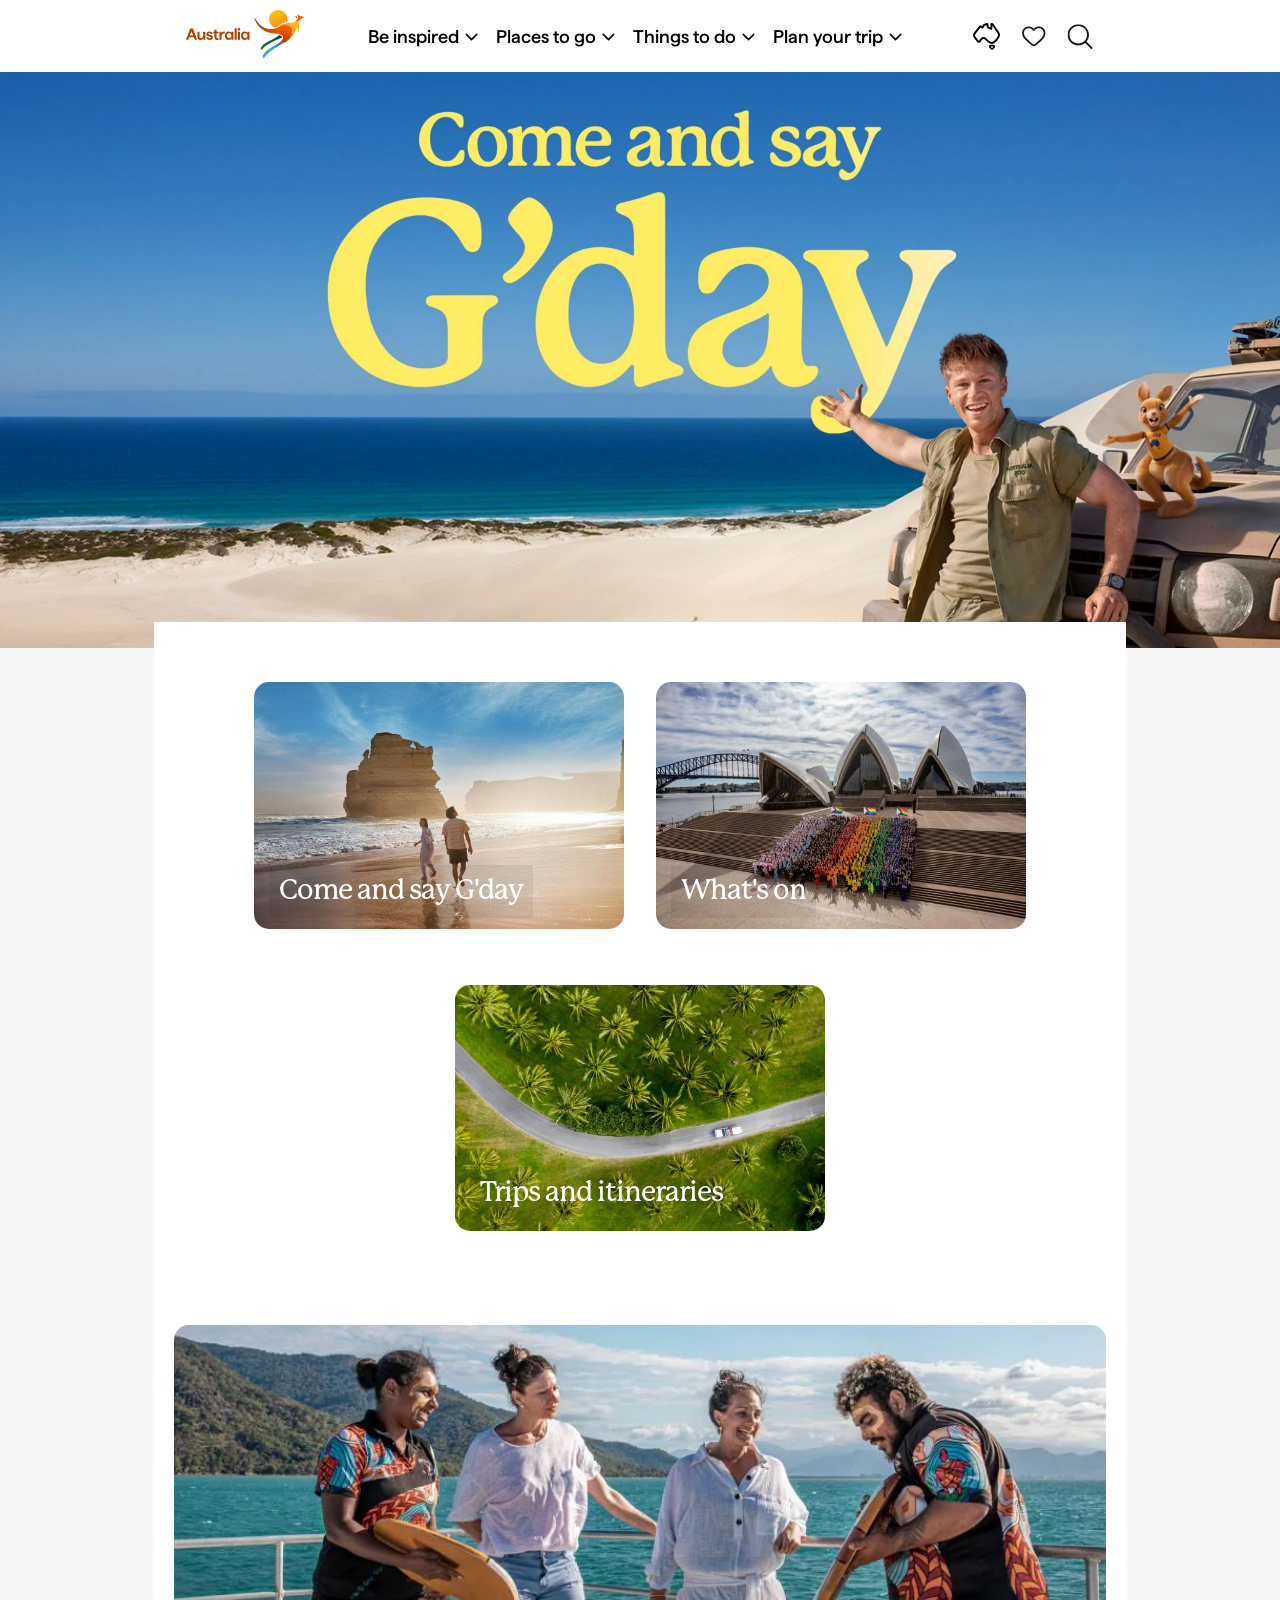
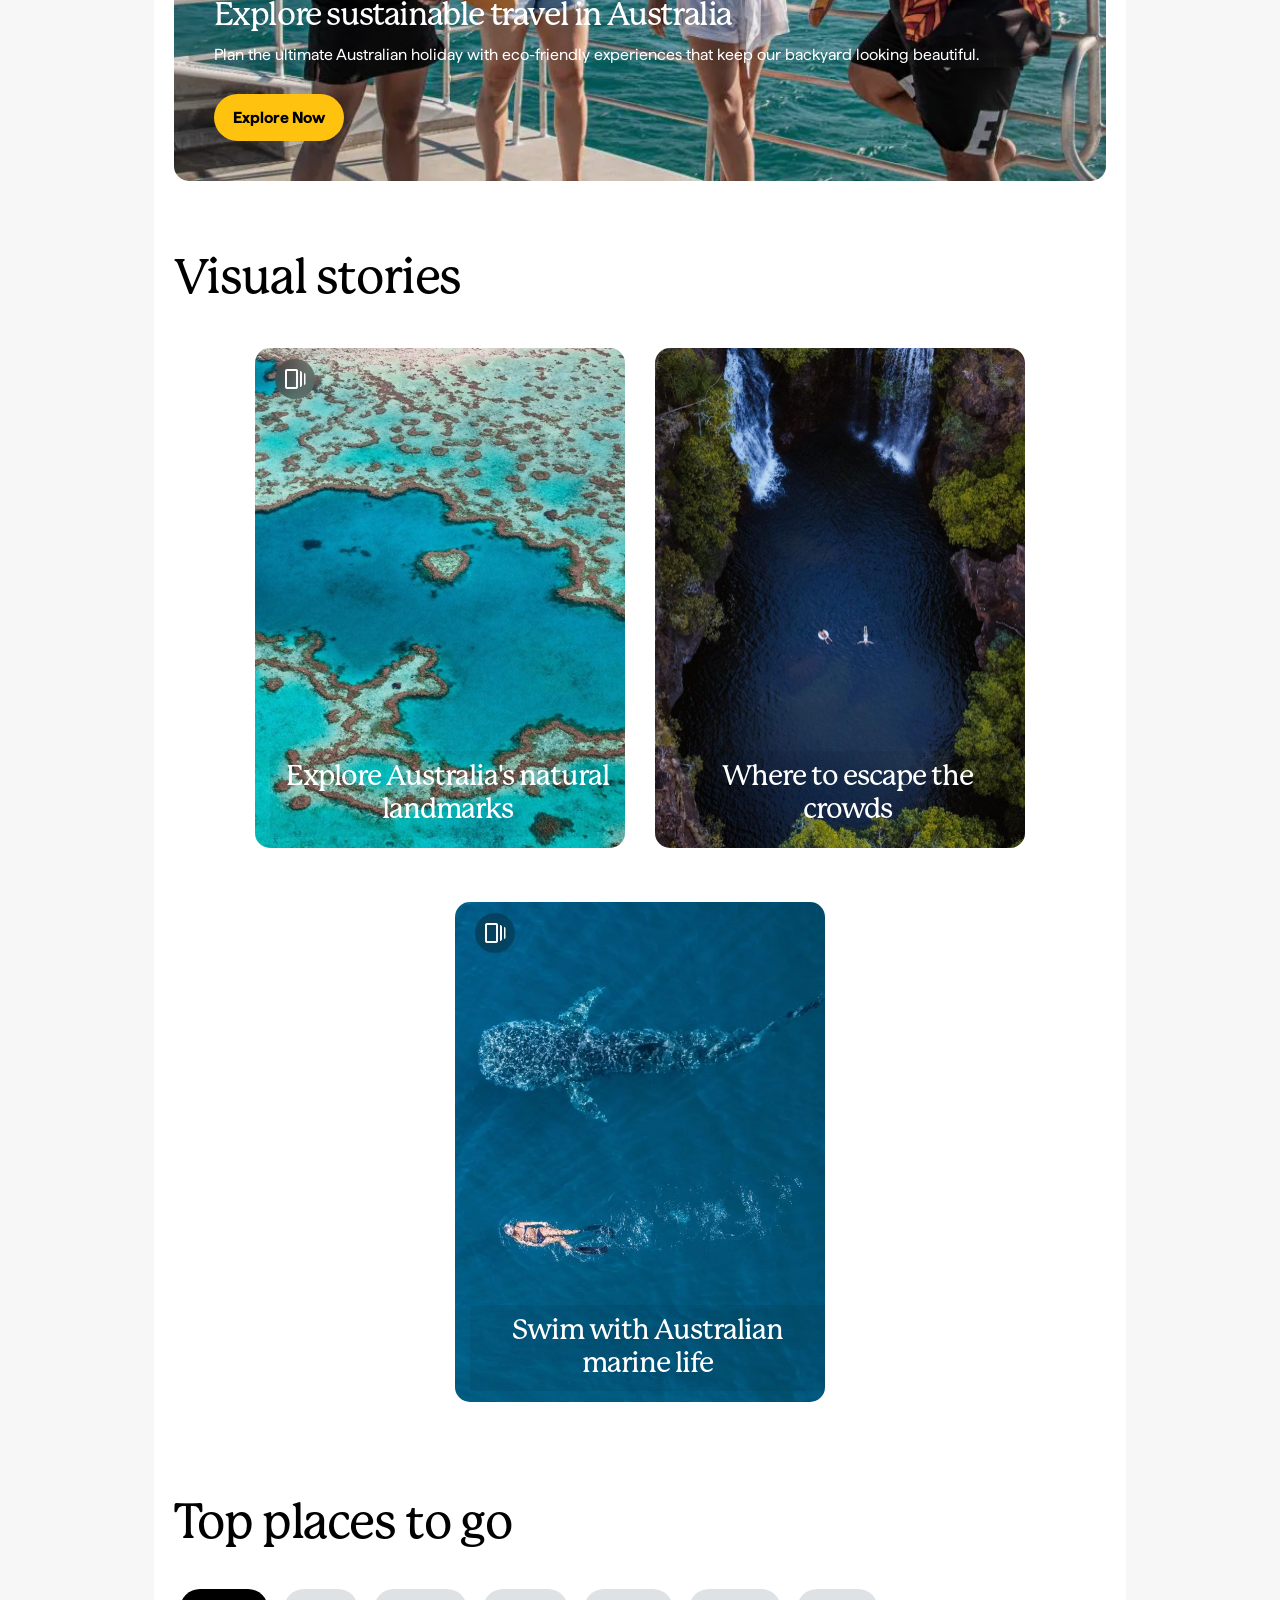
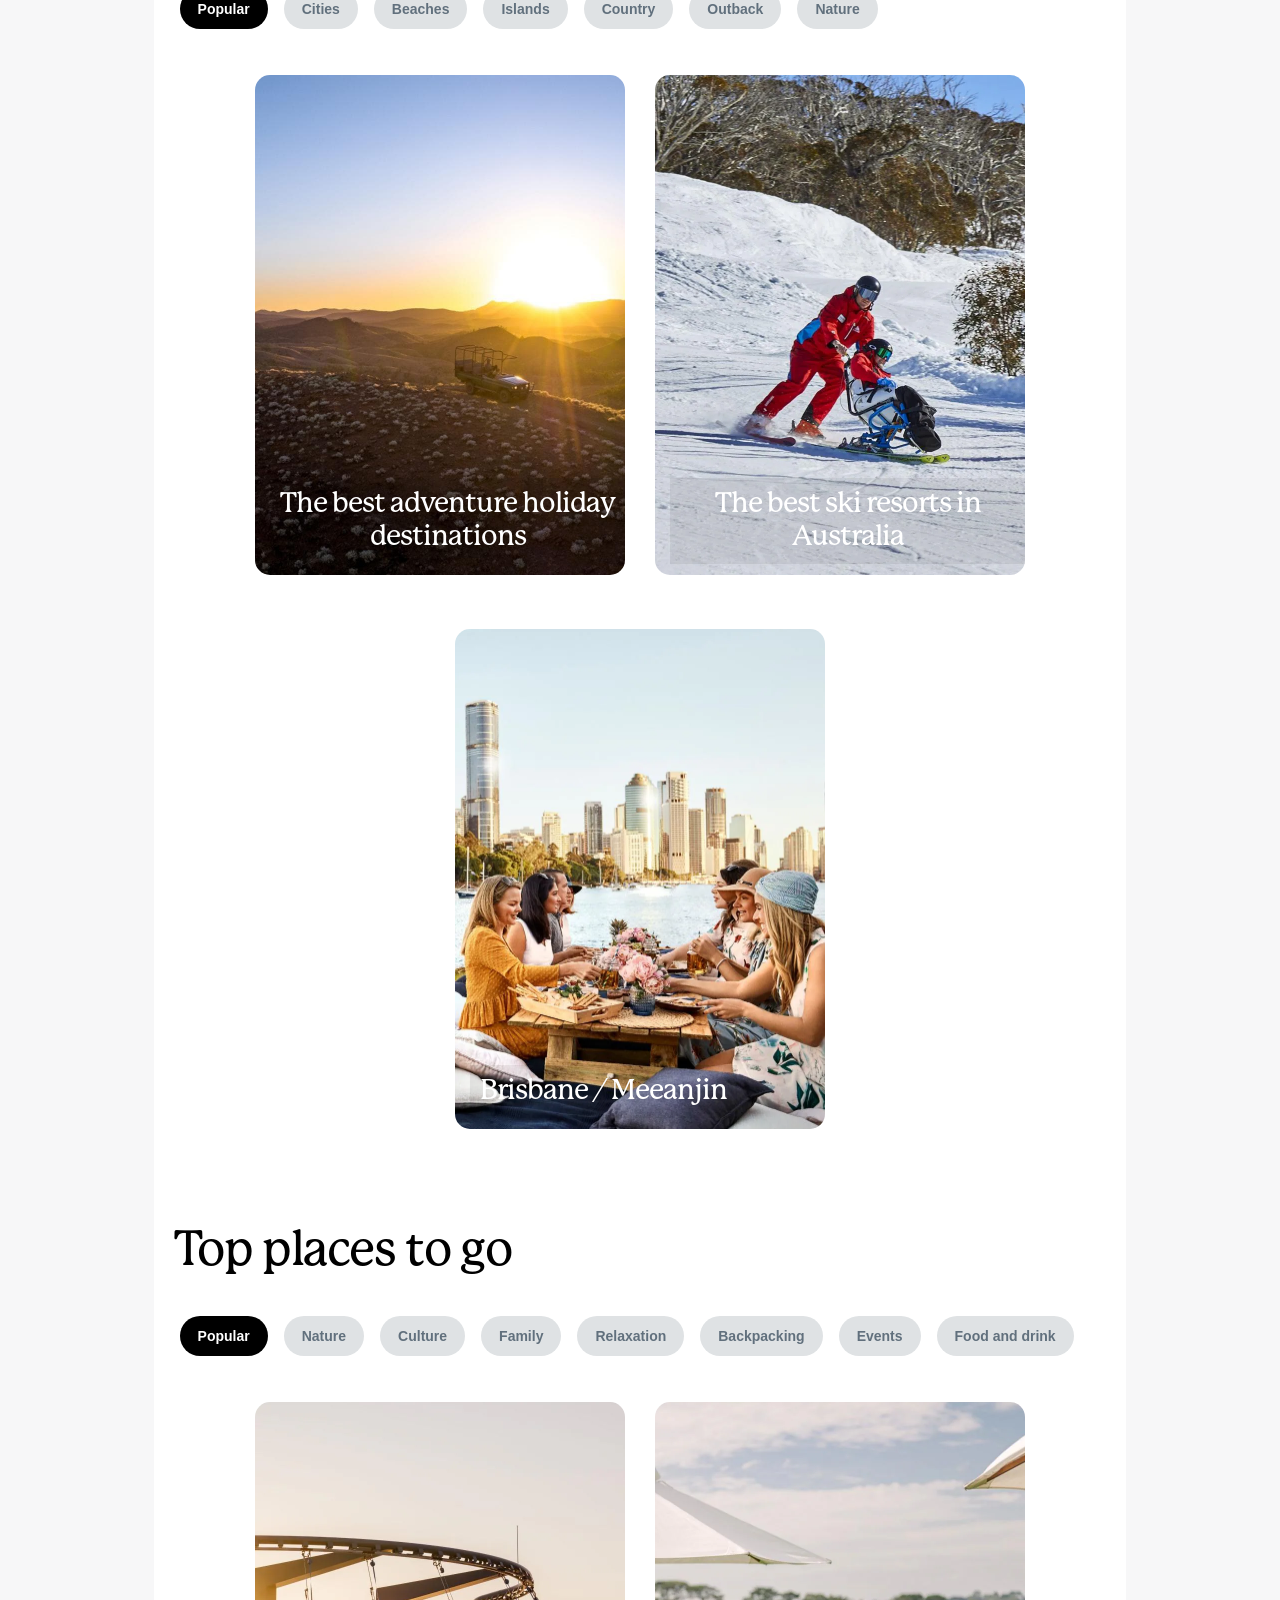
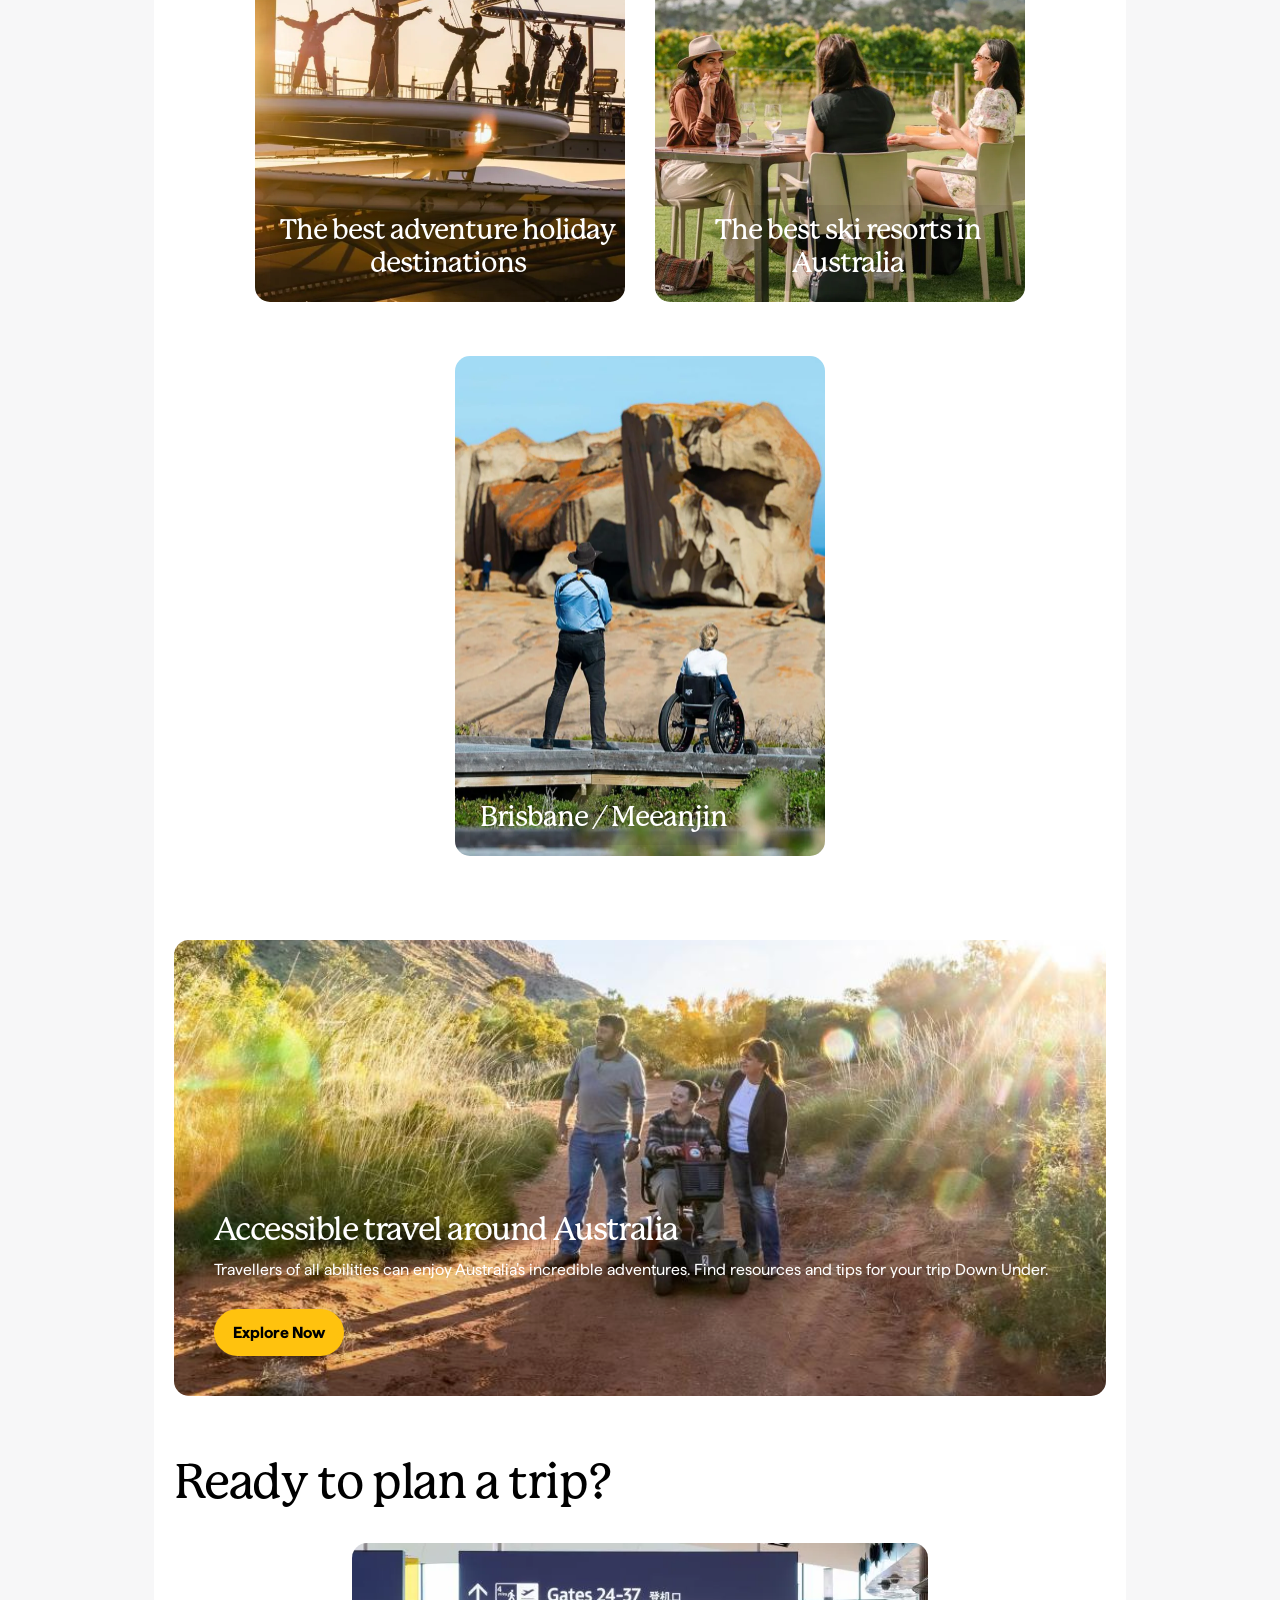
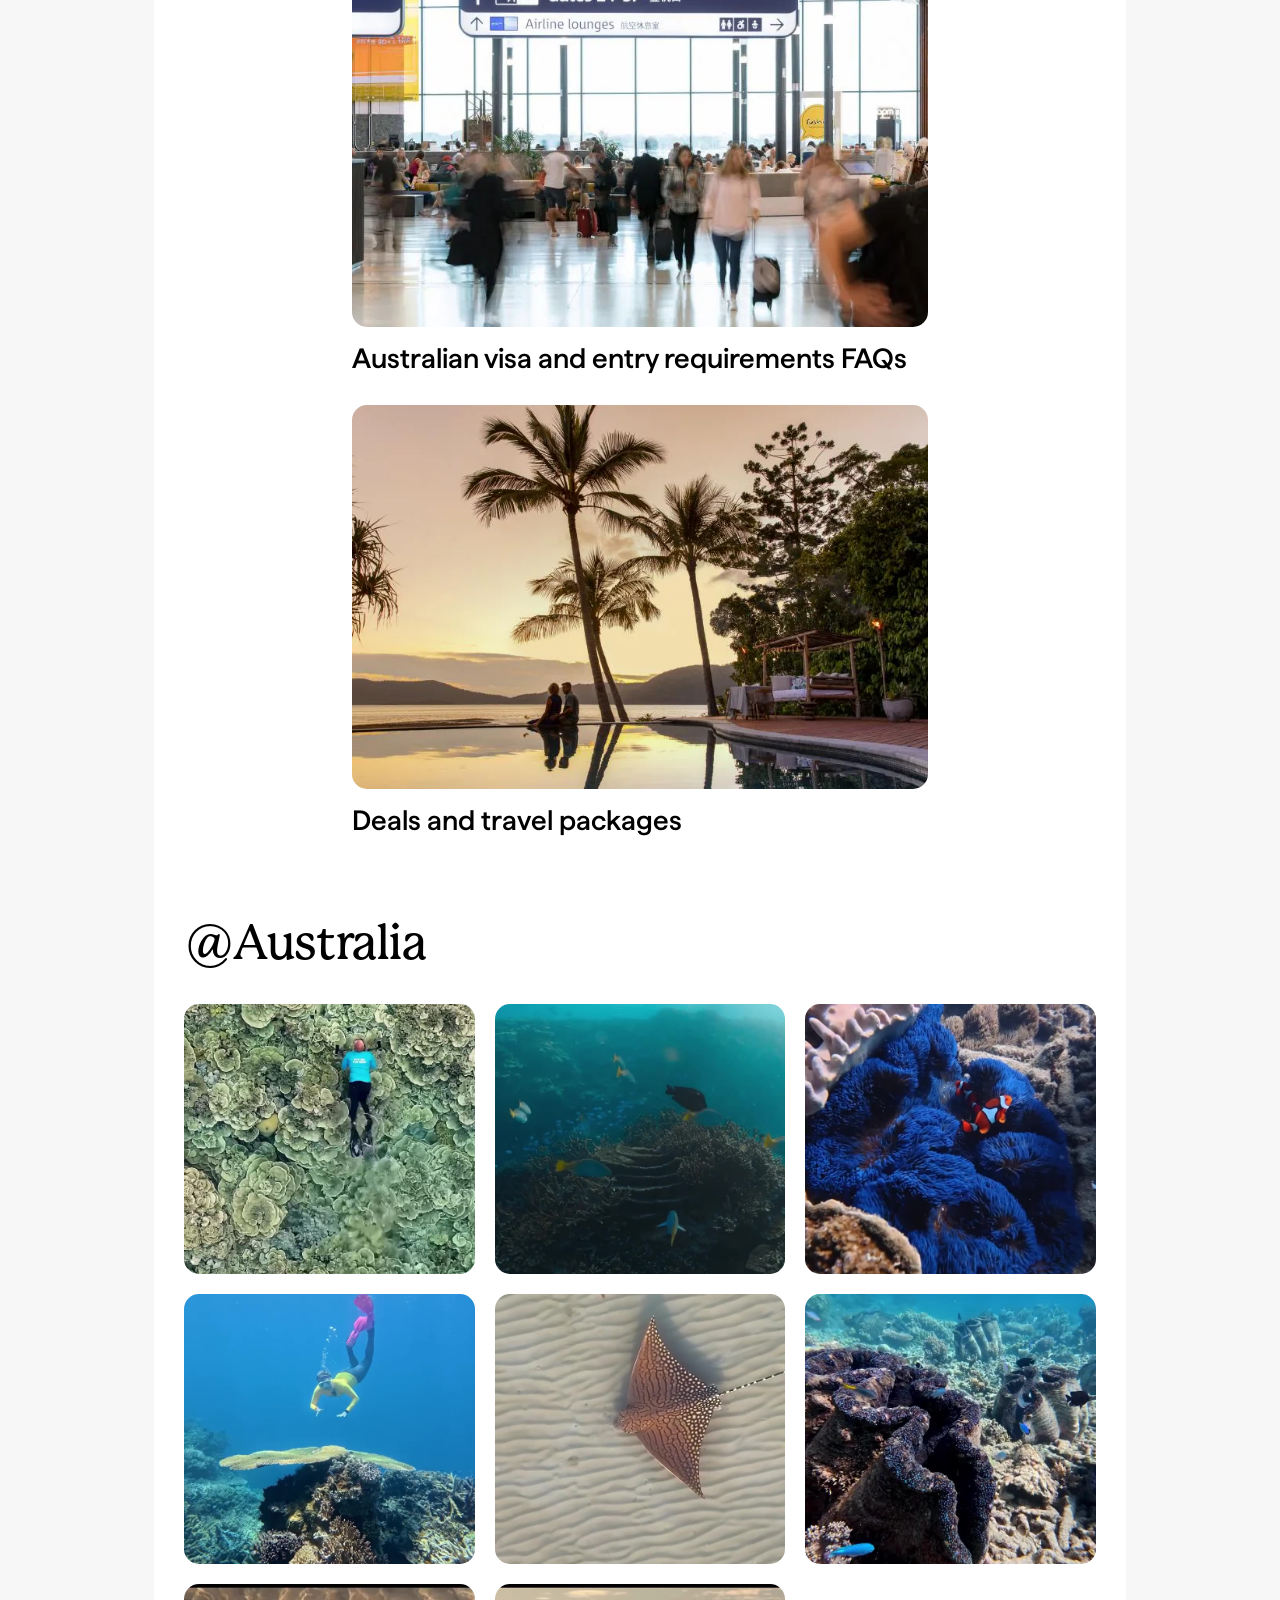
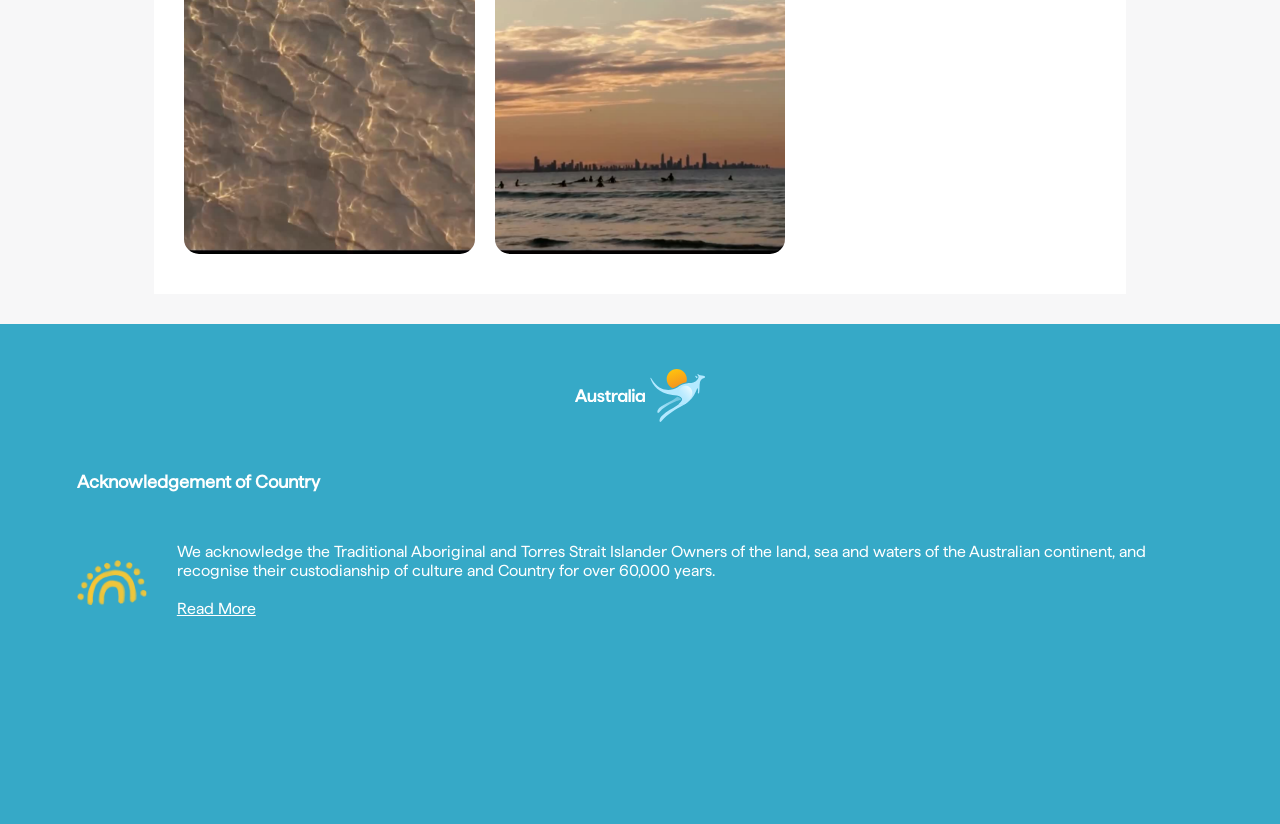
<file: index.html>
<!DOCTYPE html>
<html lang="en">

<head>
  <meta charset="UTF-8">
  <meta name="viewport" content="width=device-width, initial-scale=1.0">
  <title>Travel to Australia</title>

  <link rel="stylesheet" href="Australia.css">

</head>

<body>

  <!-- Navigation -->

  <header class="header">

    <div class="head-inner-container">

      <div>
        <img class="logo" src="Images/aus-logo-menu (1).svg" alt="">
      </div>

      <nav class="navbar">

        <div>
          <ul class="nav-links">
            <li><a href="#">Be inspired</a><img src="Images/down-arrow-5-svgrepo-com.svg" alt="" class="down"></li>
            <li><a href="#">Places to go</a><img src="Images/down-arrow-5-svgrepo-com.svg" alt="" class="down"></li>
            <li><a href="#">Things to do</a><img src="Images/down-arrow-5-svgrepo-com.svg" alt="" class="down"></li>
            <li><a href="#">Plan your trip</a><img src="Images/down-arrow-5-svgrepo-com.svg" alt="" class="down"></li>
          </ul>
        </div>

      </nav>

      <div class="icon-container">
        <img src="Images/dt-icon-map.svg" alt="" class="icon">
        <img src="Images/dt-icon-heart.svg" alt="" class="icon">
        <img src="Images/dt-icon-search.svg" alt="" class="icon">
      </div>

    </div>
  </header>

  <header class="mob-header">

    <div class="head-inner-container">

      <div>
        <img class="menu" src="Images/dt-icon-search-menu.svg" alt="">
      </div>
      <div>
        <img class="logo" src="Images/aus-logo-menu (1).svg" alt="">
      </div>

      <div class="icon-container">
        <img src="Images/dt-icon-map.svg" alt="" class="icon">
        <img src="Images/dt-icon-heart.svg" alt="" class="icon">
      </div>

    </div>
  </header>

  <!-- Hero Section -->

  <section>
    <div class="hero-bg">
      <img src="Images/desktop.adapt.1920.high.webp" alt="">
    </div>
  </section>

  <section>
    <div class="hero-bg-mobile">
      <img src="Images/mobile.adapt.768.high.webp" alt="">
    </div>
  </section>


  <!-- Blogs  -->

  <section class="design" id="design">

    <!-- 1st 3 Blogs -->
    <div class="container-1">


      <!-- Item  -->
      <div class="design-content">
        <div class="design-items">
          <div class="design-img">
            <img src="Images/1st-blog-1.medium.jpg" alt="">
            <span>
              Come and say G'day
            </span>
          </div>
        </div>
      </div>
      <!-- End of Item -->
      <!-- Item  -->
      <div class="design-content">
        <div class="design-items">
          <div class="design-img">
            <img src="Images/1st-blog-2.600.medium.webp" alt="">
            <span>
              What's on
            </span>
          </div>
        </div>
      </div>
      <!-- End of Item -->
      <!-- Item  -->
      <div class="design-content">
        <div class="design-items">
          <div class="design-img">
            <img src="Images/1st-blog-3.600.medium.jpg" alt="">
            <span>
              Trips and itineraries
            </span>
          </div>
        </div>
      </div>
      <!-- End of Item -->
    </div>

    <!-- 2nd Blog -->
    <div class="wrapper">
      <div class="container-2">

        <img class="Container-2-img" src="Images/2nd-blog-1.1200.medium.webp" alt="">

        <div class="container-2-texts-btn">

          <div class="text">

            <h2>Explore sustainable travel in Australia</h2>
            <p>Plan the ultimate Australian holiday with eco-friendly experiences that keep our backyard looking
              beautiful.</p>

          </div>
          <div class="container-2-btn">
            <button>
              Explore Now
            </button>
          </div>
        </div>
      </div>
    </div>
    <!-- 3rd 3 Blogs -->
    <div class="maincontainer-3">
      <div class="container-3">
        <div class="title">
          <h2>
            Visual stories
          </h2>
        </div>

        <div class="inner-container">
          <!-- Item  -->
          <div class="design-content">
            <div class="design-items">
              <div class="design-img">
                <img src="Images/3rd-blog-1.740.medium.jpg" alt="">
                <span>
                  Explore Australia's natural landmarks
                </span>
              </div>
            </div>
          </div>
          <!-- End of Item -->
          <!-- Item  -->
          <div class="design-content">
            <div class="design-items">
              <div class="design-img">
                <img src="Images/3rd-blog-2.740.medium.jpg" alt="">
                <span>
                  Where to escape the crowds
                </span>
              </div>
            </div>
          </div>
          <!-- End of Item -->
          <!-- Item  -->
          <div class="design-content">
            <div class="design-items">
              <div class="design-img">
                <img src="Images/3rd-blog-3.740.medium.webp" alt="">
                <span>
                  Swim with Australian marine life
                </span>
              </div>
            </div>
          </div>
          <!-- End of Item -->
        </div>
      </div>
    </div>
    <!-- 4th 3 Blogs -->
    <div class="maincontainer-3">
      <div class="container-4">
        <div class="title">
          <h2>
            Top places to go
          </h2>
        </div>
        <div class="i-btn">
          <button class="btn-1">Popular</button>
          <button class="btns">Cities</button>
          <button class="btns">Beaches</button>
          <button class="btns">Islands</button>
          <button class="btns">Country</button>
          <button class="btns">Outback</button>
          <button class="btns">Nature</button>
        </div>
        <div class="inner-container">
          <!-- Item  -->
          <div class="design-content">
            <div class="design-items">
              <div class="design-img">
                <img src="Images/4th-blog-1.jpg" alt="">
                <span>
                  The best adventure holiday destinations
                </span>
              </div>
            </div>
          </div>
          <!-- End of Item -->
          <!-- Item  -->
          <div class="design-content">
            <div class="design-items">
              <div class="design-img">
                <img src="Images/4th-blog-2.webp" alt="">
                <span>
                  The best ski resorts in Australia
                </span>
              </div>
            </div>
          </div>
          <!-- End of Item -->
          <!-- Item  -->
          <div class="design-content">
            <div class="design-items">
              <div class="design-img">
                <img src="Images/4th-blog-3.webp" alt="">
                <span>
                  Brisbane / Meeanjin
                </span>
              </div>
            </div>
          </div>
          <!-- End of Item -->
        </div>
      </div>
    </div>
    <!-- 5th 3 Blogs -->
    <div class="maincontainer-3">
      <div class="container-4">
        <div class="title">
          <h2>
            Top places to go
          </h2>
        </div>
        <div class="i-btn">
          <button class="btn-1">Popular</button>
          <button class="btns">Nature</button>
          <button class="btns">Culture</button>
          <button class="btns">Family</button>
          <button class="btns">Relaxation</button>
          <button class="btns">Backpacking</button>
          <button class="btns">Events</button>
          <button class="btns">Food and drink</button>

        </div>
        <div class="inner-container">
          <!-- Item  -->
          <div class="design-content">
            <div class="design-items">
              <div class="design-img">
                <img src="Images/5th-blog-1.webp" alt="">
                <span>
                  The best adventure holiday destinations
                </span>
              </div>
            </div>
          </div>
          <!-- End of Item -->
          <!-- Item  -->
          <div class="design-content">
            <div class="design-items">
              <div class="design-img">
                <img src="Images/5th-blog-2.webp" alt="">
                <span>
                  The best ski resorts in Australia
                </span>
              </div>
            </div>
          </div>
          <!-- End of Item -->
          <!-- Item  -->
          <div class="design-content">
            <div class="design-items">
              <div class="design-img">
                <img src="Images/5th-blog-3.webp" alt="">
                <span>
                  Brisbane / Meeanjin
                </span>
              </div>
            </div>
          </div>
          <!-- End of Item -->
        </div>
      </div>
    </div>
    <!-- 6th-blog -->

    <div class="wrapper">
      <div class="container-2">

        <img class="Container-2-img" src="Images/6th-blog-1.jpg" alt="">

        <div class="container-2-texts-btn">

          <div class="text">

            <h2>
              Accessible travel around Australia
            </h2>
            <p>Travellers of all abilities can enjoy Australia’s incredible adventures. Find resources and tips for your
              trip Down Under.
            </p>

          </div>
          <div class="container-2-btn">
            <button>
              Explore Now
            </button>
          </div>
        </div>
      </div>
    </div>

    <!-- 7th-blog  -->

    <div class="wrapper-7">
      <div class="container-7">
        <div class="title">
          <h2>Ready to plan a trip?</h2>
        </div>
        <div class="inner-container-7">

          <div class="item">
            <img src="Images/image.adapt.740.medium.webp" alt="">
            <p>Australian visa and entry requirements FAQs</p>
          </div>
          <div class="item">
            <img src="Images/image.adapt.740.medium (1).webp" alt="">
            <p>Deals and travel packages</p>
          </div>

        </div>
      </div>
    </div>
    <!-- 8th-blog  -->

    <div class="wrapper-8">
      <div class="container-8">
        <div class="title">
          <h2>@Australia</h2>
        </div>
        <div class="inner-container-8">
          <img src="Images/orig.jpg" alt="">
          <img src="Images/orig (1).jpg" alt="">
          <img src="Images/orig (4).jpg" alt="">
          <img src="Images/orig (5).jpg" alt="">
          <img src="Images/orig (2).jpg" alt="">
          <img src="Images/orig (3).jpg" alt="">
          <img src="Images/orig (6).jpg" alt="">
          <img src="Images/orig (7).jpg" alt="">
        </div>
      </div>
    </div>

    <!-- <div class="last-btn">
      <button>
        Load more
      </button>
    </div> -->

  </section>

  <!-- Footer    -->

  <footer>
    <div class="footer-inner-container">

      <div class="footer-logo">
        <img src="Images/logo_blue.svg" alt="">
      </div>

      <div class="footer-text-container">
        <div>
          <h2>Acknowledgement of Country</h2>
        </div>
        <div class="footer-text-p">
          <img src="Images/naturalBeauty-01.webp" alt="">
          <p>
            We acknowledge the Traditional Aboriginal and Torres Strait Islander Owners of the land, sea and waters of
            the Australian continent, and recognise their custodianship of culture and Country for over 60,000 years.
            <br>
            <br>
            <a href="#">Read More</a>
          </p>

        </div>
      </div>



    </div>
  </footer>

</body>

</html>
</file>
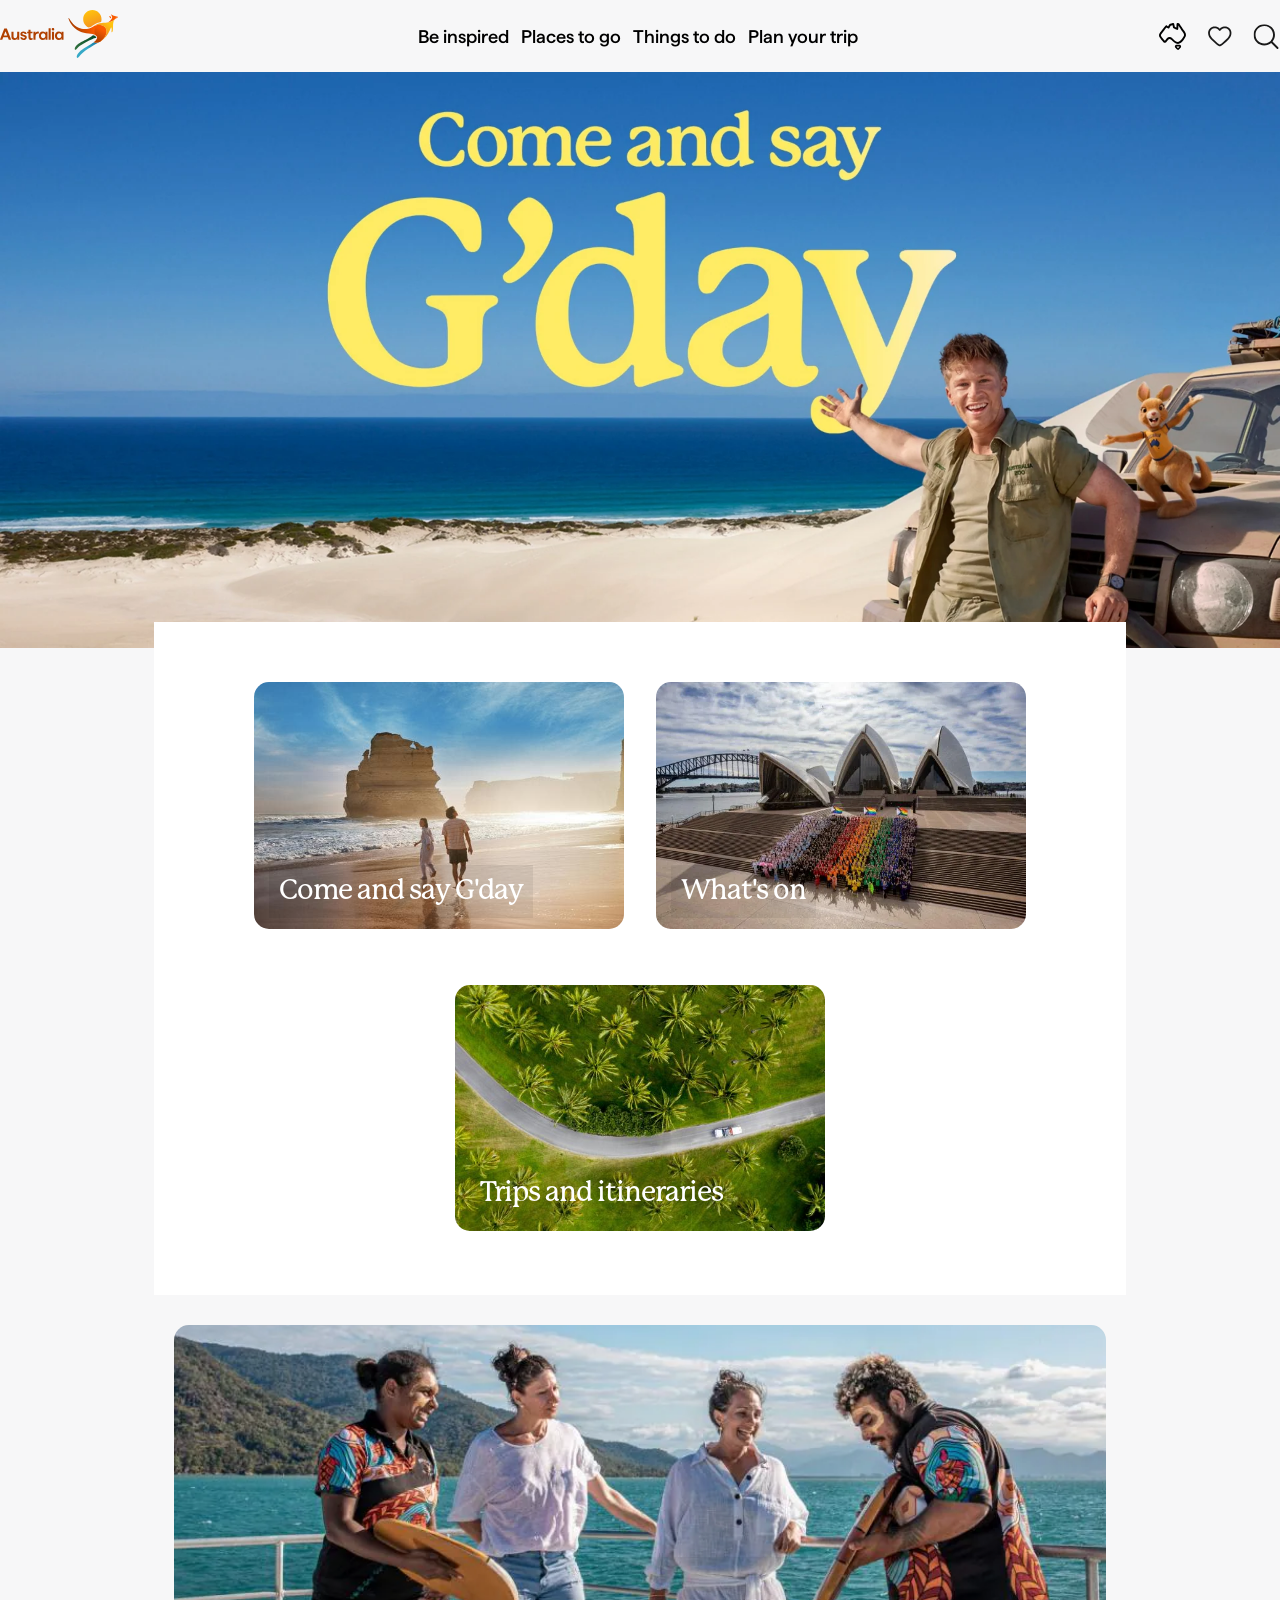
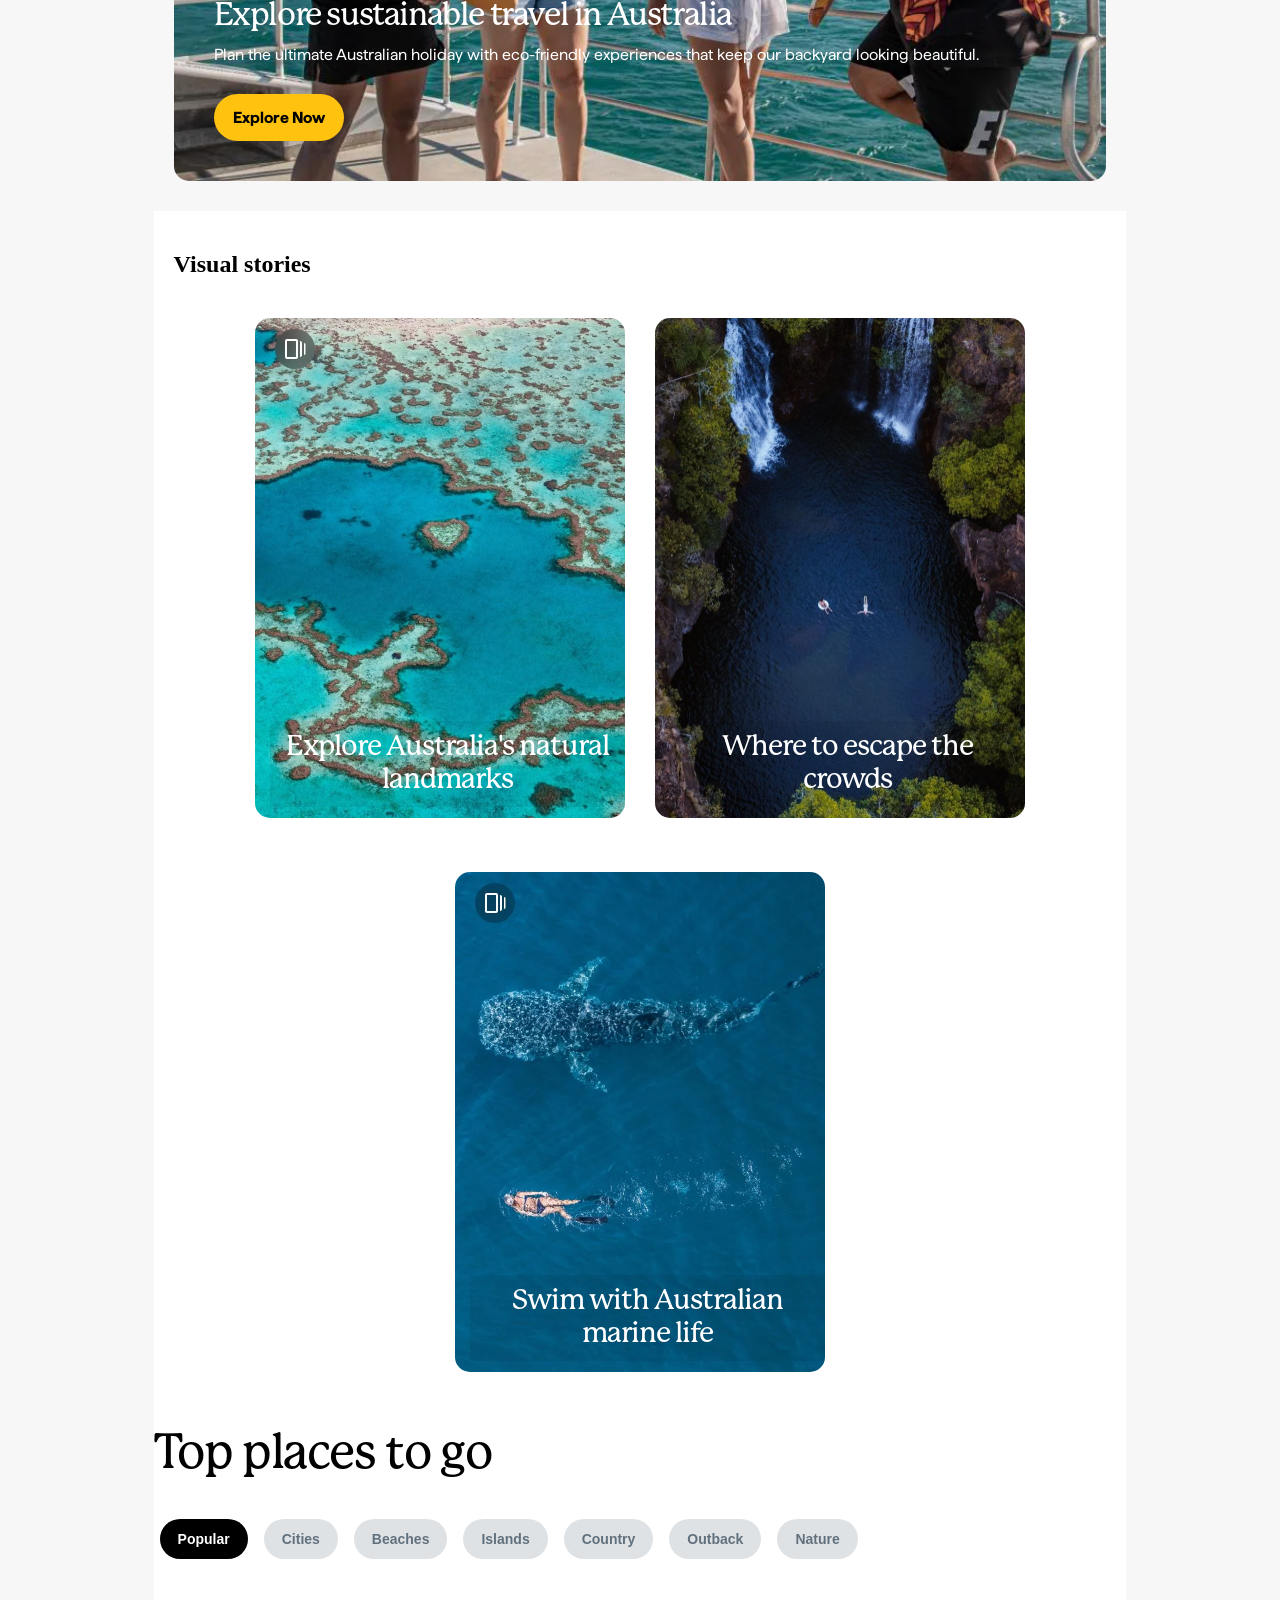
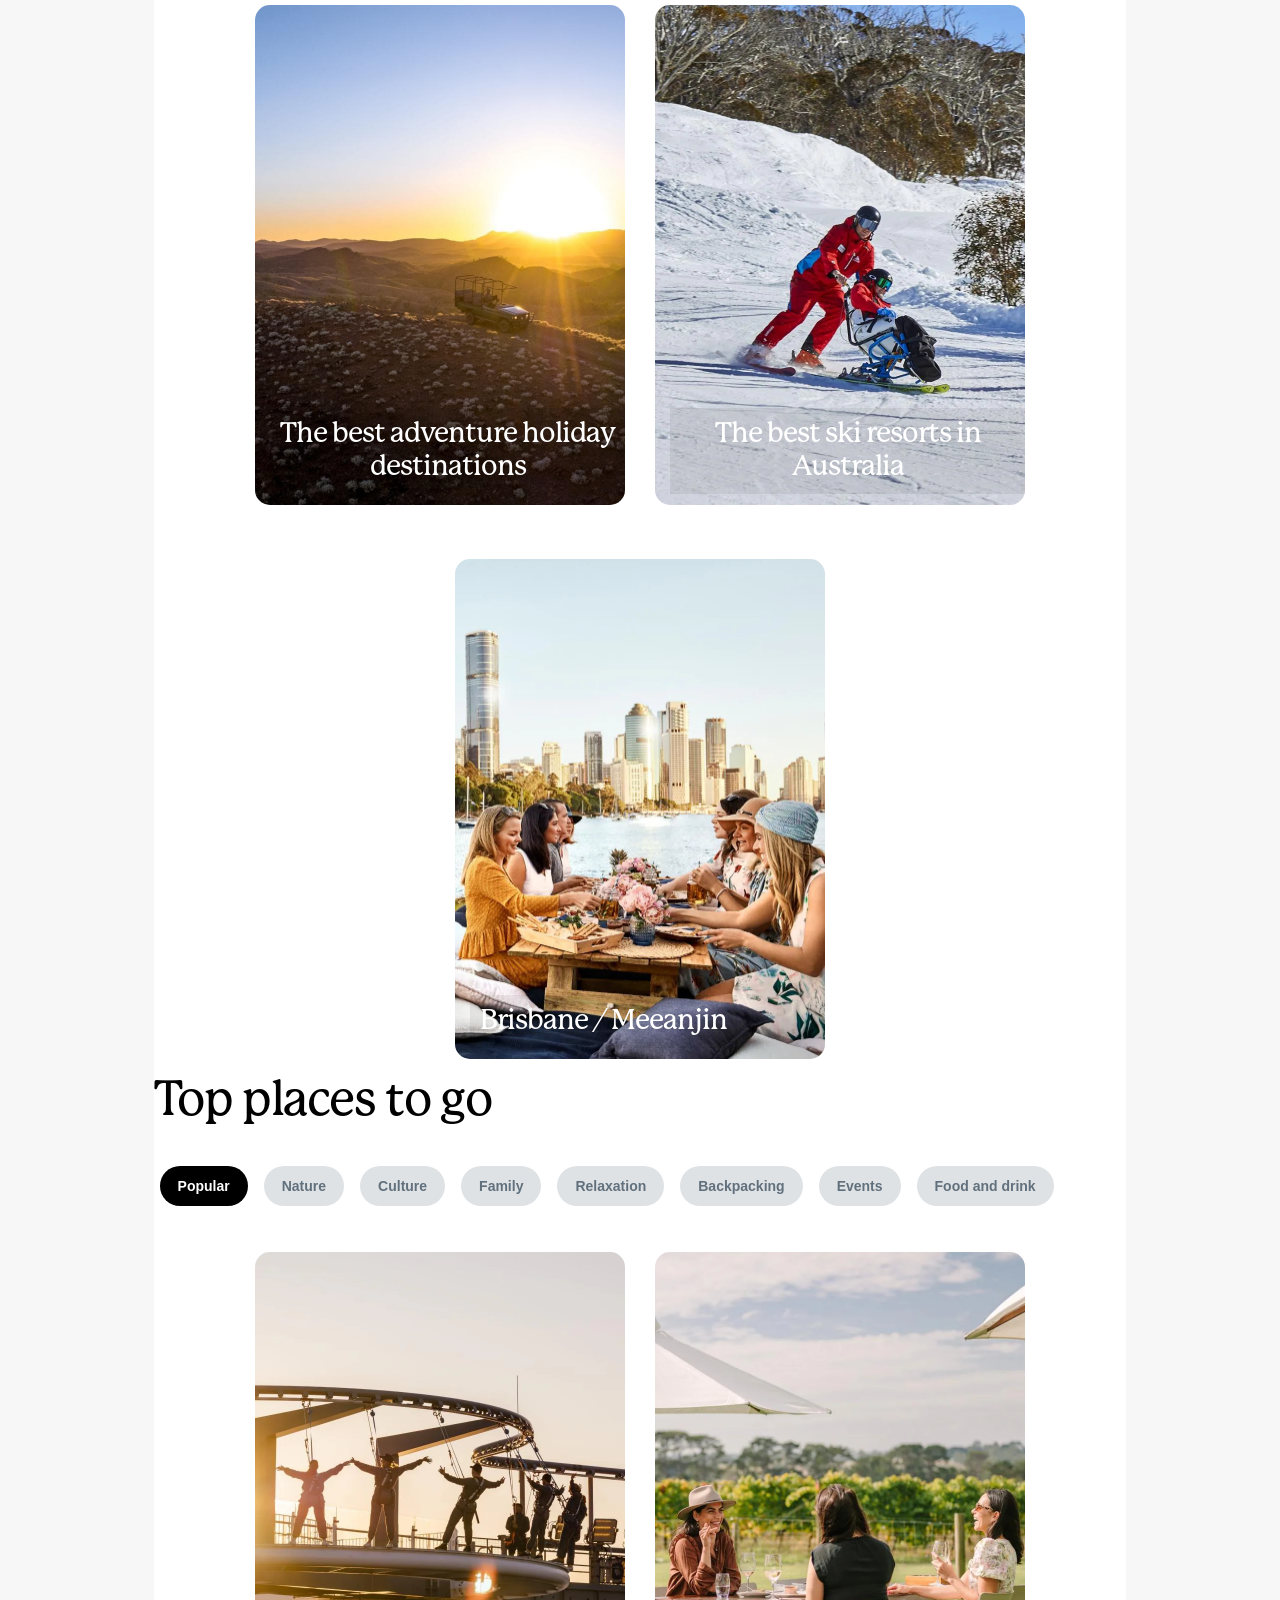
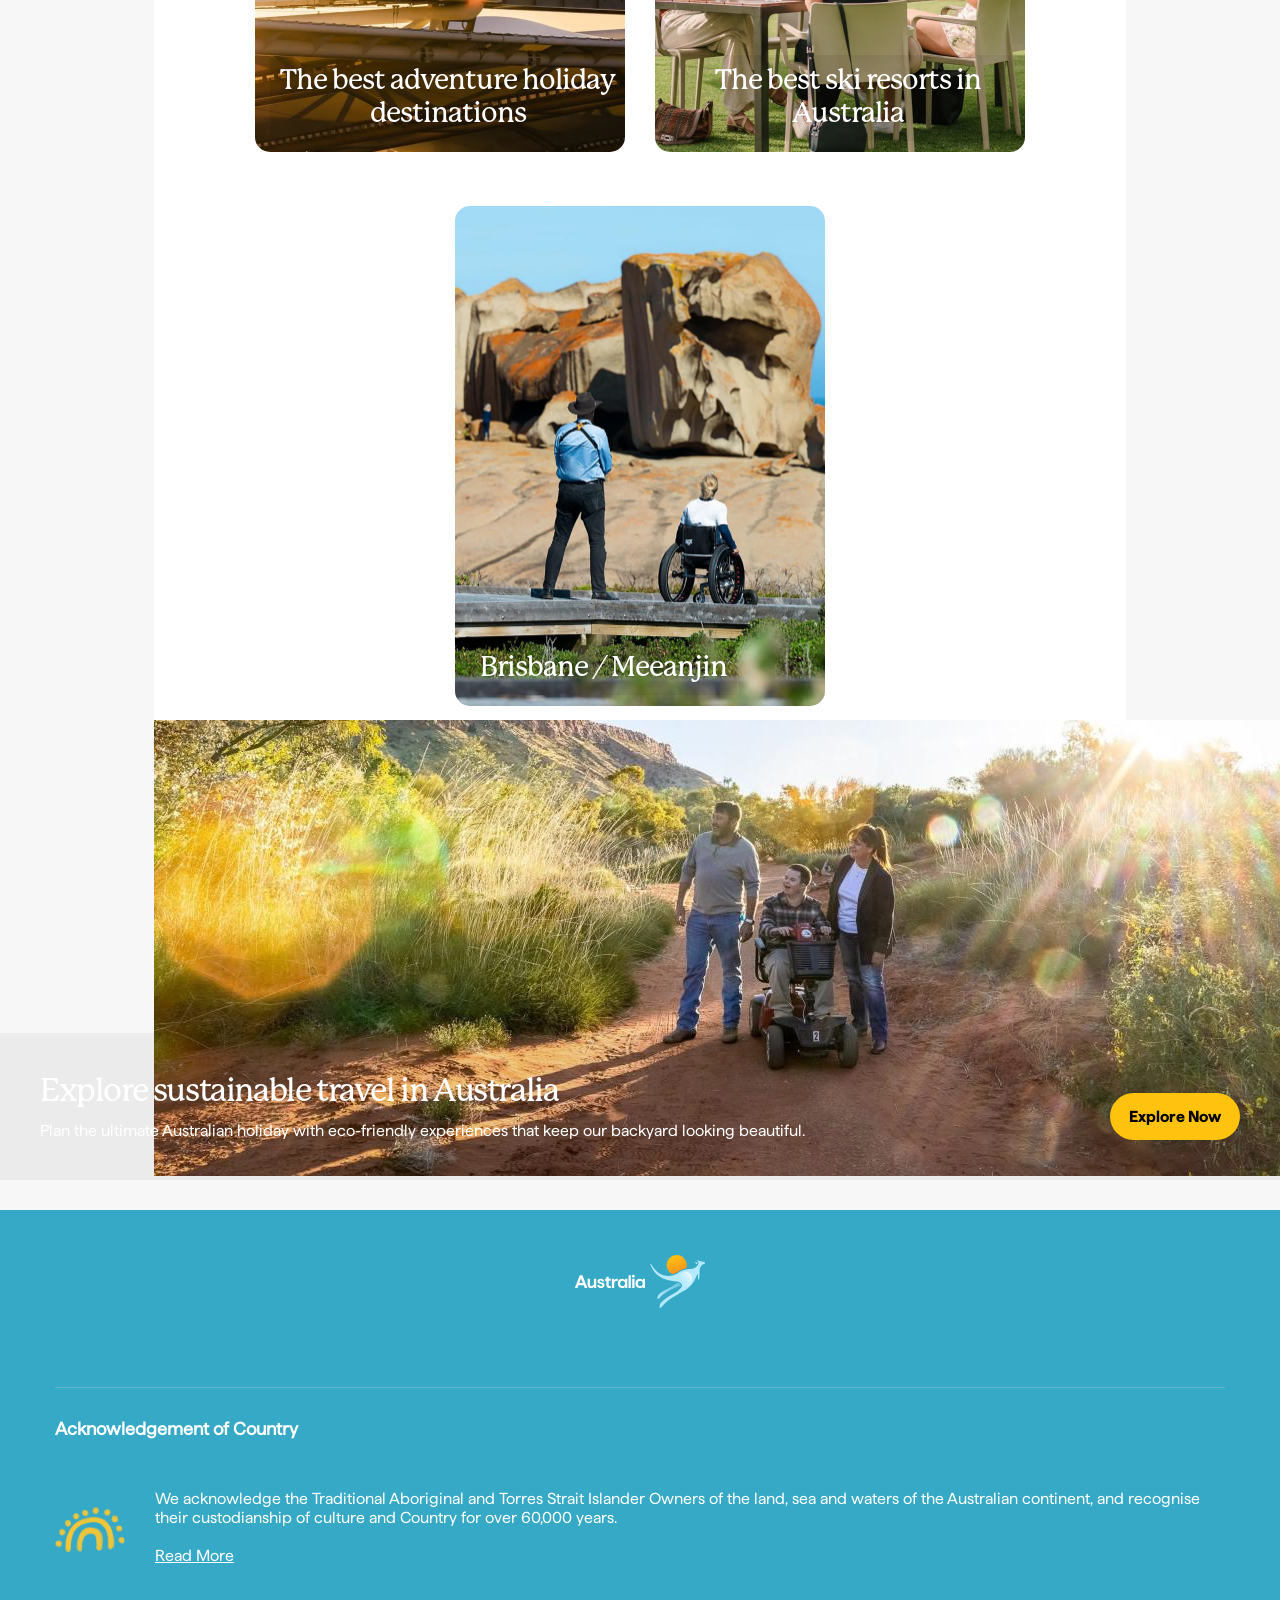
<file: Australia.html>
<!DOCTYPE html>
<html lang="en">
<head>
  <meta charset="UTF-8">
  <meta name="viewport" content="width=device-width, initial-scale=1.0">
  <title>Travel to Australia</title>

  <link rel="stylesheet" href="Australia.css">
  
</head>
<body>


<!-- Navigation -->

<nav class="navbar">

  <div>
    <img class="logo" src="Images/aus-logo-menu (1).svg" alt="" >
  </div>

  <div >
  <ul class="nav-links">
    <li><a href="#"></a> Be inspired</li>
    <li><a href=""></a> Places to go</li>
    <li><a href=""></a> Things to do</li>
    <li><a href=""></a> Plan your trip</li>
  </ul>
  </div>

  <div class="icon-container">
    <img src="Images/dt-icon-map.svg" alt="" class="icon">
    <img src="Images/dt-icon-heart.svg" alt="" class="icon">
    <img src="Images/dt-icon-search.svg" alt="" class="icon">
  </div>
  
  
</nav>

<!-- Hero Section -->

<section>
  <div>
    <img src="Images/desktop.adapt.1920.high.webp" alt="" style="width: 100%;">
  </div>
</section>





<section class="design" id="design">
  
  <!-- 1st 3 Blogs -->
<div class="container-1">
 
  
  <!-- Item  -->
  <div class="design-content"> 
    <div class="design-items">
      <div class="design-img">
        <img src="Images/1st-blog-1.medium.jpg" alt="">
        <span>
          Come and say G'day
        </span>
      </div>
    </div>
  </div>
  <!-- End of Item -->
  <!-- Item  -->
  <div class="design-content">
    <div class="design-items">
      <div class="design-img">
        <img src="Images/1st-blog-2.600.medium.webp" alt="">
        <span>
          What's on
        </span>
      </div>
    </div>
  </div>
  <!-- End of Item -->
  <!-- Item  -->
  <div class="design-content">
    <div class="design-items">
      <div class="design-img">
        <img src="Images/1st-blog-3.600.medium.jpg" alt="">
        <span>
          Trips and itineraries
        </span>
      </div>
    </div>
  </div>
  <!-- End of Item -->
</div>
<!-- 2nd Blog -->
<div class="container-2">
  
  <img class="Container-2-img" src="Images/2nd-blog-1.1200.medium.webp" alt="">
  <div class="container-2-texts-btn">
     
    <div class="text">

      <h2>Explore sustainable travel in Australia</h2>
      <p>Plan the ultimate Australian holiday with eco-friendly experiences that keep our backyard looking beautiful.</p>

    </div>
    <div class="container-2-btn">
      <button>
        Explore Now
      </button>
    </div>
  </div>
</div>

<!-- 3rd 3 Blogs -->
<div class="maincontainer-3">
<div class="container-3">
   <div class="tart">
    <h2>
      Visual stories
    </h2>
  </div>
  
  <div class="inner-container">
    <!-- Item  -->
    <div class="design-content">
      <div class="design-items">
        <div class="design-img">
          <img src="Images/3rd-blog-1.740.medium.jpg" alt="">
          <span>
            Explore Australia's natural landmarks
          </span>
        </div>
      </div>
    </div>
    <!-- End of Item -->
    <!-- Item  -->
    <div class="design-content">
      <div class="design-items">
        <div class="design-img">
          <img src="Images/3rd-blog-2.740.medium.jpg" alt="">
          <span>
            Where to escape the crowds
          </span>
        </div>
      </div>
    </div>
    <!-- End of Item -->
    <!-- Item  -->
    <div class="design-content">
      <div class="design-items">
        <div class="design-img">
          <img src="Images/3rd-blog-3.740.medium.webp" alt="">
          <span>
            Swim with Australian marine life
          </span>
        </div>
      </div>
    </div>
    <!-- End of Item -->
  </div>
</div>
</div>
<!-- 4th 3 Blogs -->

<div class="container-4">
   <div class="title">
    <h2>
      Top places to go
    </h2>
  </div>
  <div class="i-btn">
    <button class="btn-1">Popular</button>
    <button class="btns">Cities</button>
    <button class="btns">Beaches</button>
    <button class="btns">Islands</button>
    <button class="btns">Country</button>
    <button class="btns">Outback</button>
    <button class="btns">Nature</button>
  </div>
  <div class="inner-container">
    <!-- Item  -->
    <div class="design-content">
      <div class="design-items">
        <div class="design-img">
          <img src="Images/4th-blog-1.jpg" alt="">
          <span>
            The best adventure holiday destinations
          </span>
        </div>
      </div>
    </div>
    <!-- End of Item -->
    <!-- Item  -->
    <div class="design-content">
      <div class="design-items">
        <div class="design-img">
          <img src="Images/4th-blog-2.webp" alt="">
          <span>
            The best ski resorts in Australia
          </span>
        </div>
      </div>
    </div>
    <!-- End of Item -->
    <!-- Item  -->
    <div class="design-content">
      <div class="design-items">
        <div class="design-img">
          <img src="Images/4th-blog-3.webp" alt="">
          <span>
            Brisbane / Meeanjin
          </span>
        </div>
      </div>
    </div>
    <!-- End of Item -->
  </div>
</div>

<!-- 5th 3 Blogs -->

<div class="container-4">
   <div class="title">
    <h2>
      Top places to go
    </h2>
  </div>
  <div class="i-btn">
    <button class="btn-1">Popular</button>
    <button class="btns">Nature</button>
    <button class="btns">Culture</button>
    <button class="btns">Family</button>
    <button class="btns">Relaxation</button>
    <button class="btns">Backpacking</button>
    <button class="btns">Events</button>
    <button class="btns">Food and drink</button>
    
  </div>
  <div class="inner-container">
    <!-- Item  -->
    <div class="design-content">
      <div class="design-items">
        <div class="design-img">
          <img src="Images/5th-blog-1.webp" alt="">
          <span>
            The best adventure holiday destinations
          </span>
        </div>
      </div>
    </div>
    <!-- End of Item -->
    <!-- Item  -->
    <div class="design-content">
      <div class="design-items">
        <div class="design-img">
          <img src="Images/5th-blog-2.webp" alt="">
          <span>
            The best ski resorts in Australia
          </span>
        </div>
      </div>
    </div>
    <!-- End of Item -->
    <!-- Item  -->
    <div class="design-content">
      <div class="design-items">
        <div class="design-img">
          <img src="Images/5th-blog-3.webp" alt="">
          <span>
            Brisbane / Meeanjin
          </span>
        </div>
      </div>
    </div>
    <!-- End of Item -->
  </div>
</div>

<!-- 6th-blog -->

<div class="container-6">
  
  <img class="Container-2-img" src="Images/6th-blog-1.jpg" alt="">
  <div class="container-2-texts-btn">
     
    <div class="text">

      <h2>Explore sustainable travel in Australia</h2>
      <p>Plan the ultimate Australian holiday with eco-friendly experiences that keep our backyard looking beautiful.</p>

    </div>
    <div class="container-2-btn">
      <button>
        Explore Now
      </button>
    </div>
  </div>
</div>

</section>

<!-- Footer    -->

<footer>
  <div class="footer-inner-container">
    <div class="footer-logo"><img src="Images/logo_blue.svg" alt=""></div>
    <div><hr></div>
    <div class="footer-text-container">
      <div><h2>Acknowledgement of Country</h2></div>
      <div class="footer-text-p">
        <img src="Images/naturalBeauty-01.webp" alt="">
        <p>
          We acknowledge the Traditional Aboriginal and Torres Strait Islander Owners of the land, sea and waters of the Australian continent, and recognise their custodianship of culture and Country for over 60,000 years.
          <br>
          <br>
          <a href="#">Read More</a>
        </p>
        
      </div>
    </div>
  </div>
</footer>









</body>
</html>
</file>
<file: Australia.css>
*{
  margin: 0;
  padding: 0;
  box-sizing: border-box;
}  

body{
  background-color: #F7F7F8;
}
@font-face{
  font-family: 'headings';
  src: url(./text/P22Mackinac-Medium_6.otf);
}
@font-face{
  font-family: 'paragraph-1';
  src: url(./text/Haffer-TRIAL-Regular.otf);
}
@font-face{
  font-family: 'paragraph-2';
  src: url(./text/Haffer-TRIAL-Medium.otf);
}
@font-face{
  font-family: 'paragraph-3';
  src: url(./text/Haffer-TRIAL-Bold.otf);
}
/* Navigation-Bar */ 
.mob-header{
  display: none;
  position: sticky;
  top: 0px;
  z-index: 10;
  background-color: #ffffff;
}
.header{
  position: sticky;
  top: 0px;
  z-index: 10;
  background-color: #ffffff;
}
.head-inner-container{
  display: flex;
  justify-content: space-between;
  align-items: center; 
  flex-wrap: nowrap; 
  position: sticky;
  top: 0px;
  z-index: 10;
  /* background-color: #ffffff; */
  margin: 0% 12%;
  padding: 0px 32px;
  height: 72px;
}
.logo{
  height: 48px;
}
.menu{
  height: 30px;
}
.navbar{
  display: flex;
  justify-content: space-between;
  align-items: center; 
  height: 100%;  
}
.nav-links{
  list-style: none;
  display: flex;
  align-items: center;
  height: 72px;
  font-family: paragraph-2;
  font-size: 1.15rem;
  font-weight: 500;
}
.down{
  height: 25px;
  width: 25px;
}
.nav-links a{
  text-decoration: none;
  color: #000000;
}
.nav-links li{
  display: flex;
  align-items: center;
  height: 72px;
  margin: 0px 6px ;
}
.icon-container{
  display: flex;
  gap: 20px;
}
.icon{
  height: 27px;
}

/* Design */
.hero-bg img{
  width: 100%;
}
.hero-bg-mobile img{
  width: 100%;
}
.hero-bg-mobile{
  display: none;
}
.design{
  padding: 0% 12%;
  position: relative;
  top: -30px; 
  display: flex;
  flex-direction: column;
  justify-content: center;
}

.title h2{
  font-family: headings;
  font-size: 48px;
  letter-spacing: -1.4px;
  font-weight: 500;
}

.container-1{
  display: flex;
  justify-content: center;
  align-items: center;
  flex-wrap: wrap;
  flex-grow: 1;
  gap: 2rem;
  padding: 50px 20px;
  background-color: #ffffff;
  
}
.design-content{
  margin: 10px 0px;
}
.design-item{
  margin: 10px 0;
  
}
.design-img{
  position: relative;
  overflow: hidden;
  
  
}
.design-img span{
  position: absolute;
  z-index: 1;
  bottom: 15px;
  left: 15px;
  color: #fff;
  background-color: rgba(0, 0, 0, 0.068);
  padding: 10px;
  font-family: headings;
  font-weight: 500;
  letter-spacing: -1px;
  font-size: 28px;
  text-align: center;
}
.design-img img {
  border-radius: 15px;
  width: 370px;
  max-height: 500px;
  object-fit: cover;
}
.wrapper{
  display: flex;
  justify-content: center;
  align-items: center;
  width: 100%;
  background-color: #ffffff;
}
.container-2{
  display: flex;
  justify-content: center;
  align-items: center;
  position: relative;
  overflow: hidden;
  border-radius: 15px;
  max-width: 1170px;
  margin: 30px 20px;
}

.container-2 img {
  border-radius: 15px;
  height: 100%;
  scale: 1.05;
}
.container-2-texts-btn {
  display: flex;
  justify-content: space-between;
  align-items: flex-end;
  flex-wrap: wrap;
  position: absolute;
  z-index: 1;
  padding: 2.5rem;
  gap: 30px;
  bottom: 0;
  left: 0;
  right: 0;
  background-color: #0000000c;
}
.text {
  display: flex;
  flex-direction: column;
  gap: 10px;
  font-family: paragraph-1;
  font-size: 16px;
  color: #ffffff;
  letter-spacing: 0px;
}
.text h2{
  display: flex;
  gap: 300px;
  font-family: Headings;
  font-size: 32px;
  font-weight: 500;
  letter-spacing: -1.4px;
}

.container-2-btn button{
  padding: .9em 1.2em;
  border-radius: 50px;
  border: none;
  background-color: #FFC20E;
  font-family: paragraph-3;
  font-size: 16px;
  font-weight: 500;
}
.container-2-btn button:hover{
  color: #ffffff;
  background-color: #B04000;

}

.maincontainer-3{
  background-color: #ffffff;
  display: flex;
  justify-content: center;
  align-items: center;
  flex-direction: column;
  flex-wrap: wrap;
  overflow: visible;
  padding: 40px 20px;

}
.container-3{
  background-color: #ffffff;
  display: flex;
  justify-content: center;
  align-items: flex-start;
  flex-direction: column;
  gap: 30px;
}

.inner-container{
  display: flex;
  justify-content: center;
  align-items: center;
  width: 100%;
  flex-wrap: wrap;
  gap: 30px;
}

.container-4{
  background-color: #ffffff;
  display: flex;
  flex-direction: column;
  justify-content: center;
  align-items: flex-start;
  gap: 30px;
}


.btns{
  padding: 12px 18px;
  border-radius: 20px;
  border: none;
  color: #61707D;
  background-color: #DFE2E4;
  margin: 6px;
  font-size: 14px;
  font-weight: 600;
}
.btns:hover{
  color: #ffffff;
  background-color: #000000;
}
.btn-1{
  padding: 12px 18px;
  border-radius: 20px;
  border: none;
  color: #ffffff;
  background-color: #000000;
  margin: 6px;
  font-size: 14px;
  font-weight: 600;
}
.wrapper-7{
  display: flex;
  justify-content: center;
  align-items: center;
  flex-direction: column;
  gap: 30px;
  background-color: #ffffff;
}
.container-7{
  display: flex;
  justify-content: center;
  align-items: flex-start;
  flex-direction: column;
  padding: 30px 20px;
  gap: 30px;
}
.inner-container-7{
  display: flex;
  justify-content: center;
  align-items: center;
  flex-direction: row;
  flex-wrap: wrap;
  gap: 20px;
}
.item img{
  height: 384px;
  width: 100%;
  border-radius: 15px;
}
.item p{
  font-family: paragraph-2;
  font-size: 28px;
  font-weight: 500;
  margin: 10px 0px;
}

.wrapper-8{
  display: flex;
  justify-content: center;
  background-color: #ffffff;
}
.container-8{
  display: flex;
  justify-content: center;
  align-items: flex-start;
  flex-direction: column;
  gap: 30px;
  width: 100%;
  max-width: 1170px;
  margin: 40px 30px;
}
.inner-container-8{
  display: grid;
  grid-template-columns: repeat(auto-fit, minmax(270px, 1fr)) ;
  gap: 20px;
  width: 100%;
}
.inner-container-8 img{
  height: 270px;
  width: 100%;
  aspect-ratio: 1/1;
  object-fit: cover;
  border-radius: 15px;
}
/* .last-btn{
  font-family: paragraph-1;
  font-weight: 500;
  font-size: 18px;
  padding: 12px 18px;
  border-radius: 40px;
  border: #000000 solid 1px;
  background-color: #FFFFFF;
} */

/* Footer  */

footer{
  background-color: #36A9C7;
  height: 500px;
  display: flex;
  justify-content: center;
  padding: 0 6%;
}
.footer-inner-container{
  display: flex;
  max-width: 1170px;
  justify-content: start;
  align-items: center;
  flex-direction: column;
}
.footer-logo{
  padding: 45px 0px;
}
footer hr{
  width: 1170px;
  background-color: #c7c7c757;
  height: 1px;
  border: none;
  margin: 30px 0;
  
}
.footer-text-container{
  display: flex;
  flex-direction: column;
  color: #ffffff;
  gap: 50px; 
}
.footer-text-container h2{
  font-weight: 600;
  font-size: 18px;
  font-family: paragraph-1;
  font-weight: 600;
}
.footer-text-p p{
  display: flex;
  flex-wrap: wrap;
  font-family: paragraph-1;
  font-weight: 400;
}
.footer-text-p{
  display: flex;
  flex-direction: row;
  justify-content: center;
  align-items: end;
  gap: 30px;
  font-weight: 300;
}
.footer-text-p img{
  height: 70px;
}
.footer-text-p a{
  color: #ffffff;
  font-weight: 200;
}

@media (max-width: 1200px) 
{
  .hero-bg{
    display: none;
  }
  .hero-bg-mobile{
    display: block;
  }
  .design{
    padding: 0px;
  }
  .header{
    display: none;
  }
  .head-inner-container{
    margin: 0;
  }
  .mob-header{
    display: block;
  }

}
</file>
